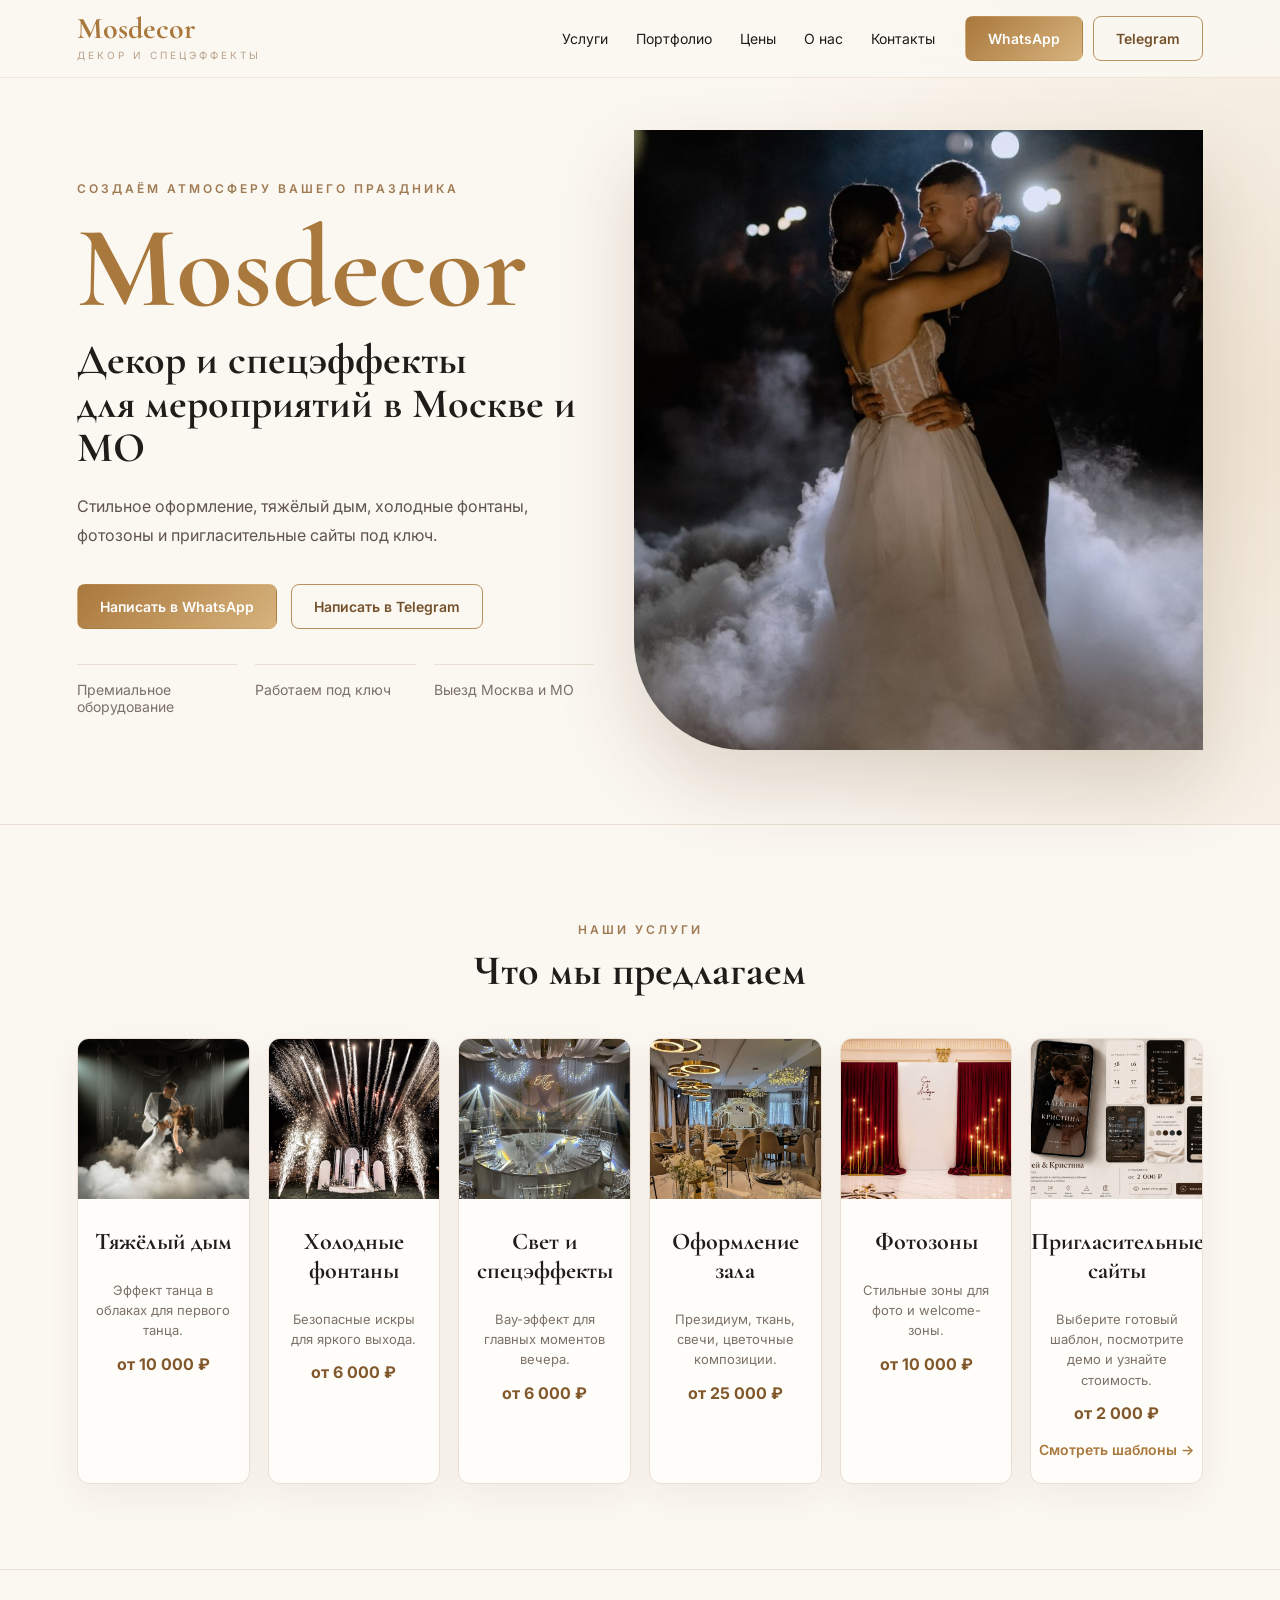
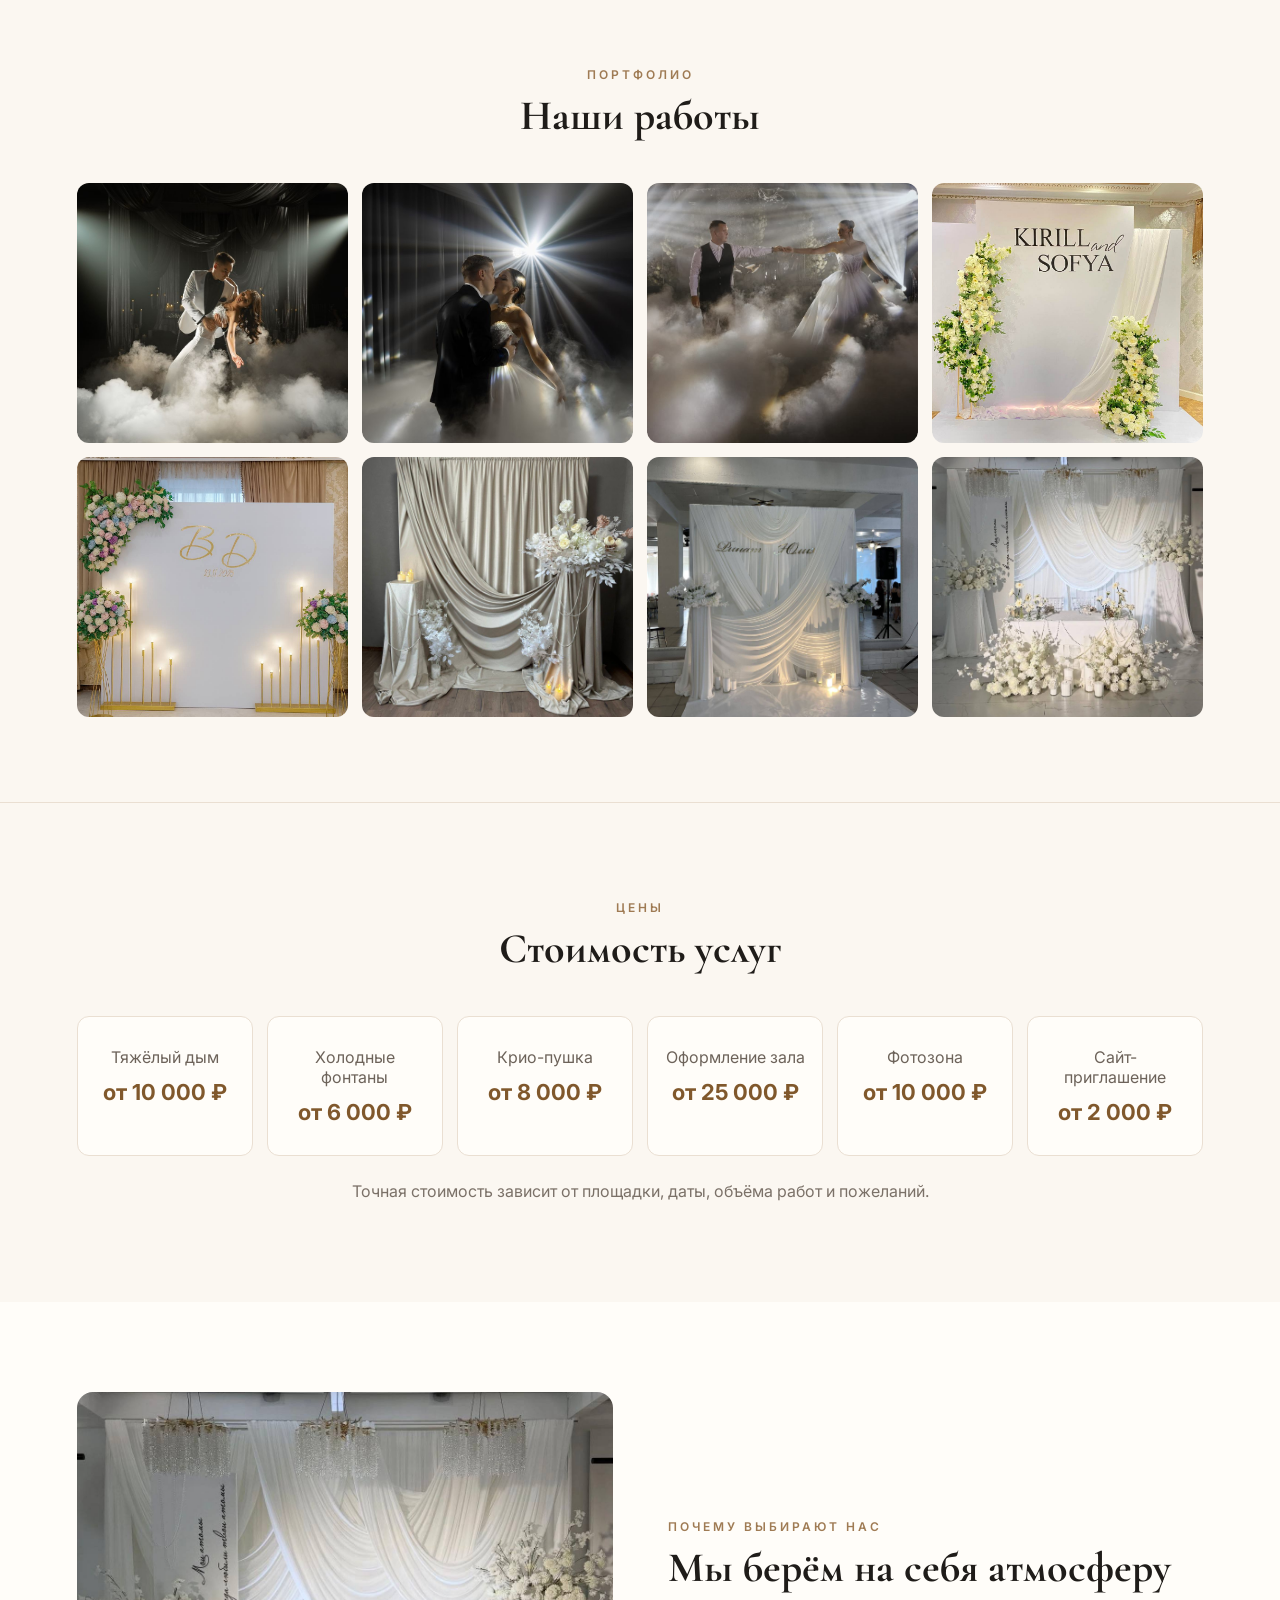
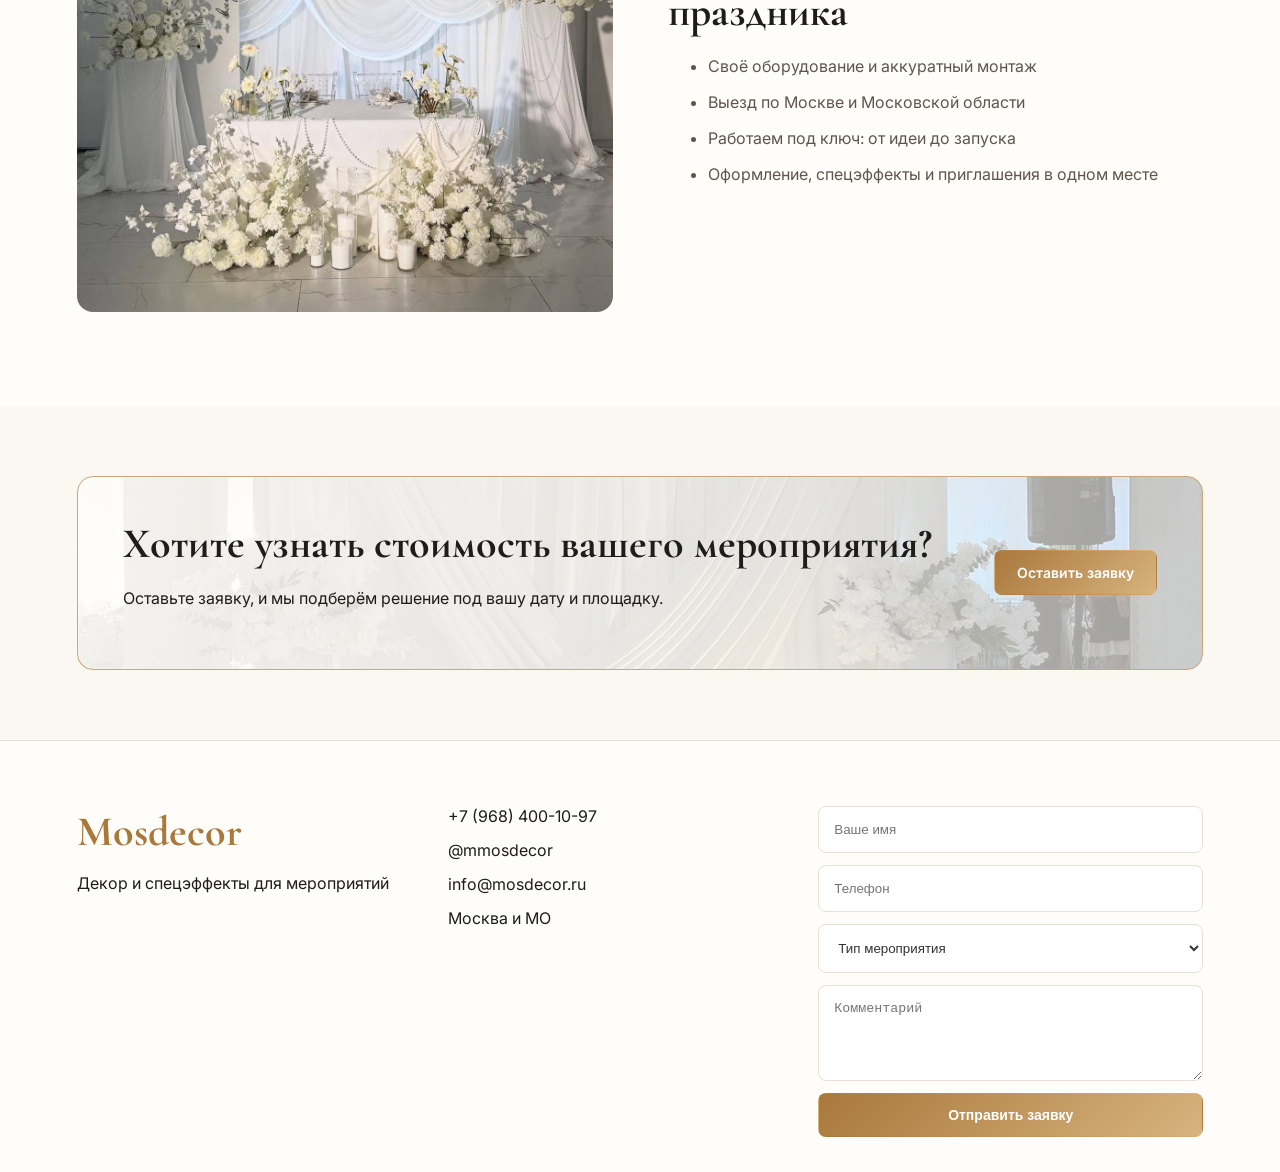
<file: index.html>
<!doctype html>
<html lang="ru">
<head>
  <meta charset="UTF-8" />
  <meta name="viewport" content="width=device-width, initial-scale=1.0" />
  <title>Mosdecor — декор и спецэффекты</title>
  <meta name="description" content="Mosdecor — декор и спецэффекты для свадеб и мероприятий в Москве и Московской области." />
  <link rel="preconnect" href="https://fonts.googleapis.com">
  <link rel="preconnect" href="https://fonts.gstatic.com" crossorigin>
  <link href="https://fonts.googleapis.com/css2?family=Cormorant+Garamond:wght@400;500;600;700&family=Inter:wght@300;400;500;600&display=swap" rel="stylesheet">
  <link rel="stylesheet" href="style.css" />
</head>
<body>
  <header class="header">
    <a href="#home" class="logo">Mosdecor<span>декор и спецэффекты</span></a>
    <nav class="nav">
      <a href="#services">Услуги</a>
      <a href="#portfolio">Портфолио</a>
      <a href="#prices">Цены</a>
      <a href="#about">О нас</a>
      <a href="#contacts">Контакты</a>
    </nav>
    <div class="header-actions">
      <a class="btn btn-light" href="https://wa.me/79684001097" target="_blank">WhatsApp</a>
      <a class="btn btn-line" href="https://t.me/mmosdecor" target="_blank">Telegram</a>
    </div>
    <button class="burger" aria-label="Меню"><span></span><span></span></button>
  </header>

  <main id="home">
    <section class="hero">
      <div class="hero-text reveal">
        <p class="eyebrow">создаём атмосферу вашего праздника</p>
        <h1>Mosdecor</h1>
        <h2>Декор и спецэффекты<br>для мероприятий в Москве и МО</h2>
        <p class="lead">Стильное оформление, тяжёлый дым, холодные фонтаны, фотозоны и пригласительные сайты под ключ.</p>
        <div class="hero-buttons">
          <a class="btn btn-gold" href="https://wa.me/79684001097" target="_blank">Написать в WhatsApp</a>
          <a class="btn btn-outline" href="https://t.me/mmosdecor" target="_blank">Написать в Telegram</a>
        </div>
        <div class="features">
          <div>Премиальное оборудование</div>
          <div>Работаем под ключ</div>
          <div>Выезд Москва и МО</div>
        </div>
      </div>
      <div class="hero-photo reveal">
        <img src="images/hero.jpg" alt="Тяжёлый дым на свадьбе">
      </div>
    </section>

    <section class="section" id="services">
      <div class="section-title">
        <p>наши услуги</p>
        <h2>Что мы предлагаем</h2>
      </div>
      <div class="services-grid">
        <article class="service-card"><img src="images/smoke-1.jpg" alt=""><h3>Тяжёлый дым</h3><p>Эффект танца в облаках для первого танца.</p><b>от 10 000 ₽</b></article>
        <article class="service-card"><img src="images/fontani.jpg" alt=""><h3>Холодные фонтаны</h3><p>Безопасные искры для яркого выхода.</p><b>от 6 000 ₽</b></article>
        <article class="service-card"><img src="images/svet.jpg" alt=""><h3>Свет и спецэффекты</h3><p>Вау-эффект для главных моментов вечера.</p><b>от 6 000 ₽</b></article>
        <article class="service-card"><img src="images/oform.jpg" alt=""><h3>Оформление зала</h3><p>Президиум, ткань, свечи, цветочные композиции.</p><b>от 25 000 ₽</b></article>
        <article class="service-card"><img src="images/zone.jpg" alt=""><h3>Фотозоны</h3><p>Стильные зоны для фото и welcome-зоны.</p><b>от 10 000 ₽</b></article>
        <a href="invitations.html" class="service-card service-card-link">
  <img src="images/gold-zone.jpg" alt="Каталог пригласительных сайтов">

  <h3>Пригласительные сайты</h3>

  <p>
    Выберите готовый шаблон, посмотрите демо
    и узнайте стоимость.
  </p>

  <b>от 2 000 ₽</b>

  <span class="service-more">
    Смотреть шаблоны →
  </span>
</a>
      </div>
    </section>

    <section class="section" id="portfolio">
      <div class="section-title"><p>портфолио</p><h2>Наши работы</h2></div>
      <div class="portfolio-grid">
        <img src="images/smoke-1.jpg" alt=""><img src="images/smoke-2.jpg" alt=""><img src="images/smoke-3.jpg" alt=""><img src="images/zone-1.jpg" alt=""><img src="images/zone-2.jpg" alt=""><img src="images/decor-1.jpg" alt=""><img src="images/decor-2.jpg" alt=""><img src="images/decor-3.jpg" alt="">
      </div>
    </section>

    <section class="section prices" id="prices">
      <div class="section-title"><p>цены</p><h2>Стоимость услуг</h2></div>
      <div class="price-grid">
        <div><span>Тяжёлый дым</span><b>от 10 000 ₽</b></div>
        <div><span>Холодные фонтаны</span><b>от 6 000 ₽</b></div>
        <div><span>Крио-пушка</span><b>от 8 000 ₽</b></div>
        <div><span>Оформление зала</span><b>от 25 000 ₽</b></div>
        <div><span>Фотозона</span><b>от 10 000 ₽</b></div>
        <div><span>Сайт-приглашение</span><b>от 2 000 ₽</b></div>
      </div>
      <p class="note">Точная стоимость зависит от площадки, даты, объёма работ и пожеланий.</p>
    </section>

    <section class="about" id="about">
      <div><img src="images/decor-3.jpg" alt="Оформление президиума"></div>
      <div class="about-text">
        <p class="eyebrow">почему выбирают нас</p>
        <h2>Мы берём на себя атмосферу праздника</h2>
        <ul>
          <li>Своё оборудование и аккуратный монтаж</li>
          <li>Выезд по Москве и Московской области</li>
          <li>Работаем под ключ: от идеи до запуска</li>
          <li>Оформление, спецэффекты и приглашения в одном месте</li>
        </ul>
      </div>
    </section>

    <section class="cta">
      <div><h2>Хотите узнать стоимость вашего мероприятия?</h2><p>Оставьте заявку, и мы подберём решение под вашу дату и площадку.</p></div>
      <a href="#contacts" class="btn btn-gold">Оставить заявку</a>
    </section>
  </main>

  <footer class="footer" id="contacts">
    <div class="footer-brand"><h2>Mosdecor</h2><p>Декор и спецэффекты для мероприятий</p></div>
    <div class="contacts">
      <a href="tel:+79684001097">+7 (968) 400-10-97</a>
      <a href="https://t.me/mmosdecor" target="_blank">@mmosdecor</a>
      <a href="mailto:info@mosdecor.ru">info@mosdecor.ru</a>
      <span>Москва и МО</span>
    </div>
    <form class="form">
      <input type="text" placeholder="Ваше имя">
      <input type="tel" placeholder="Телефон">
      <select><option>Тип мероприятия</option><option>Свадьба</option><option>Юбилей</option><option>Корпоратив</option></select>
      <textarea placeholder="Комментарий"></textarea>
      <button class="btn btn-gold" type="submit">Отправить заявку</button>
    </form>
  </footer>
  <script src="script.js"></script>
</body>
</html>
</file>
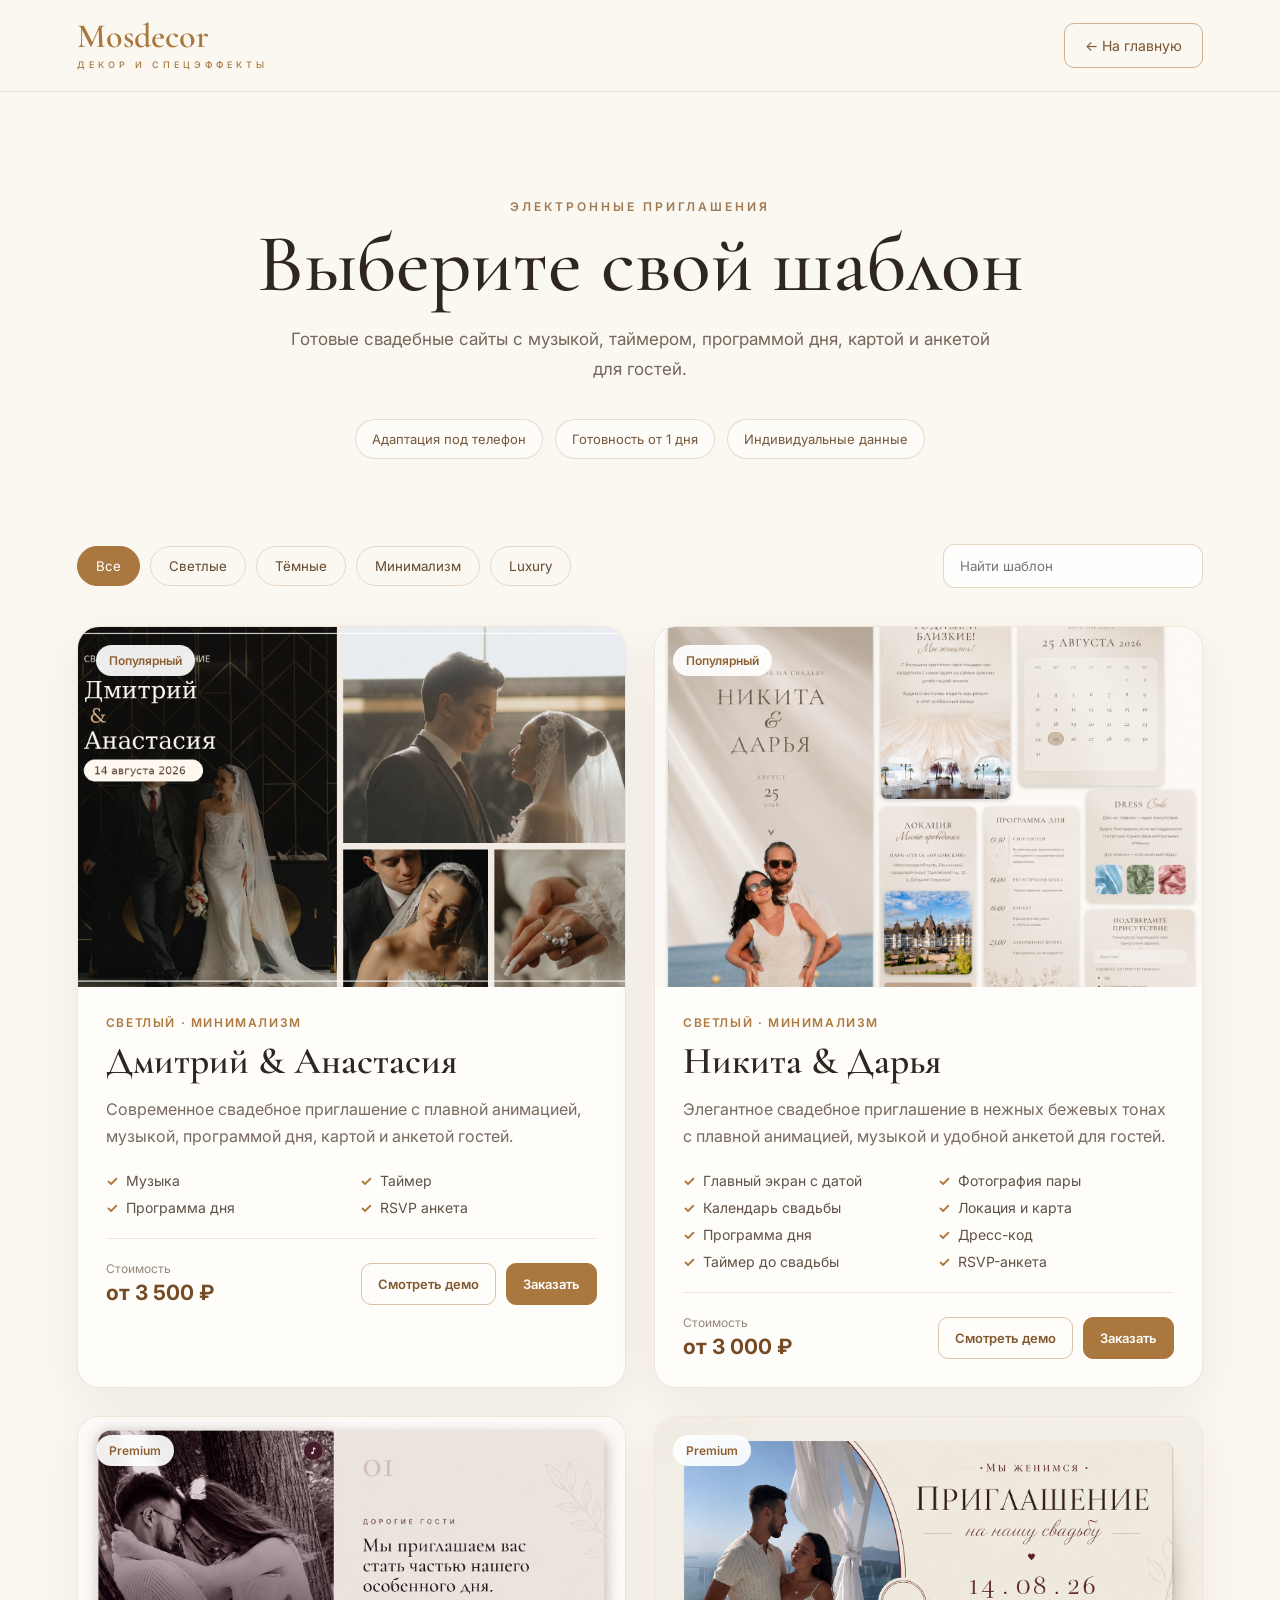
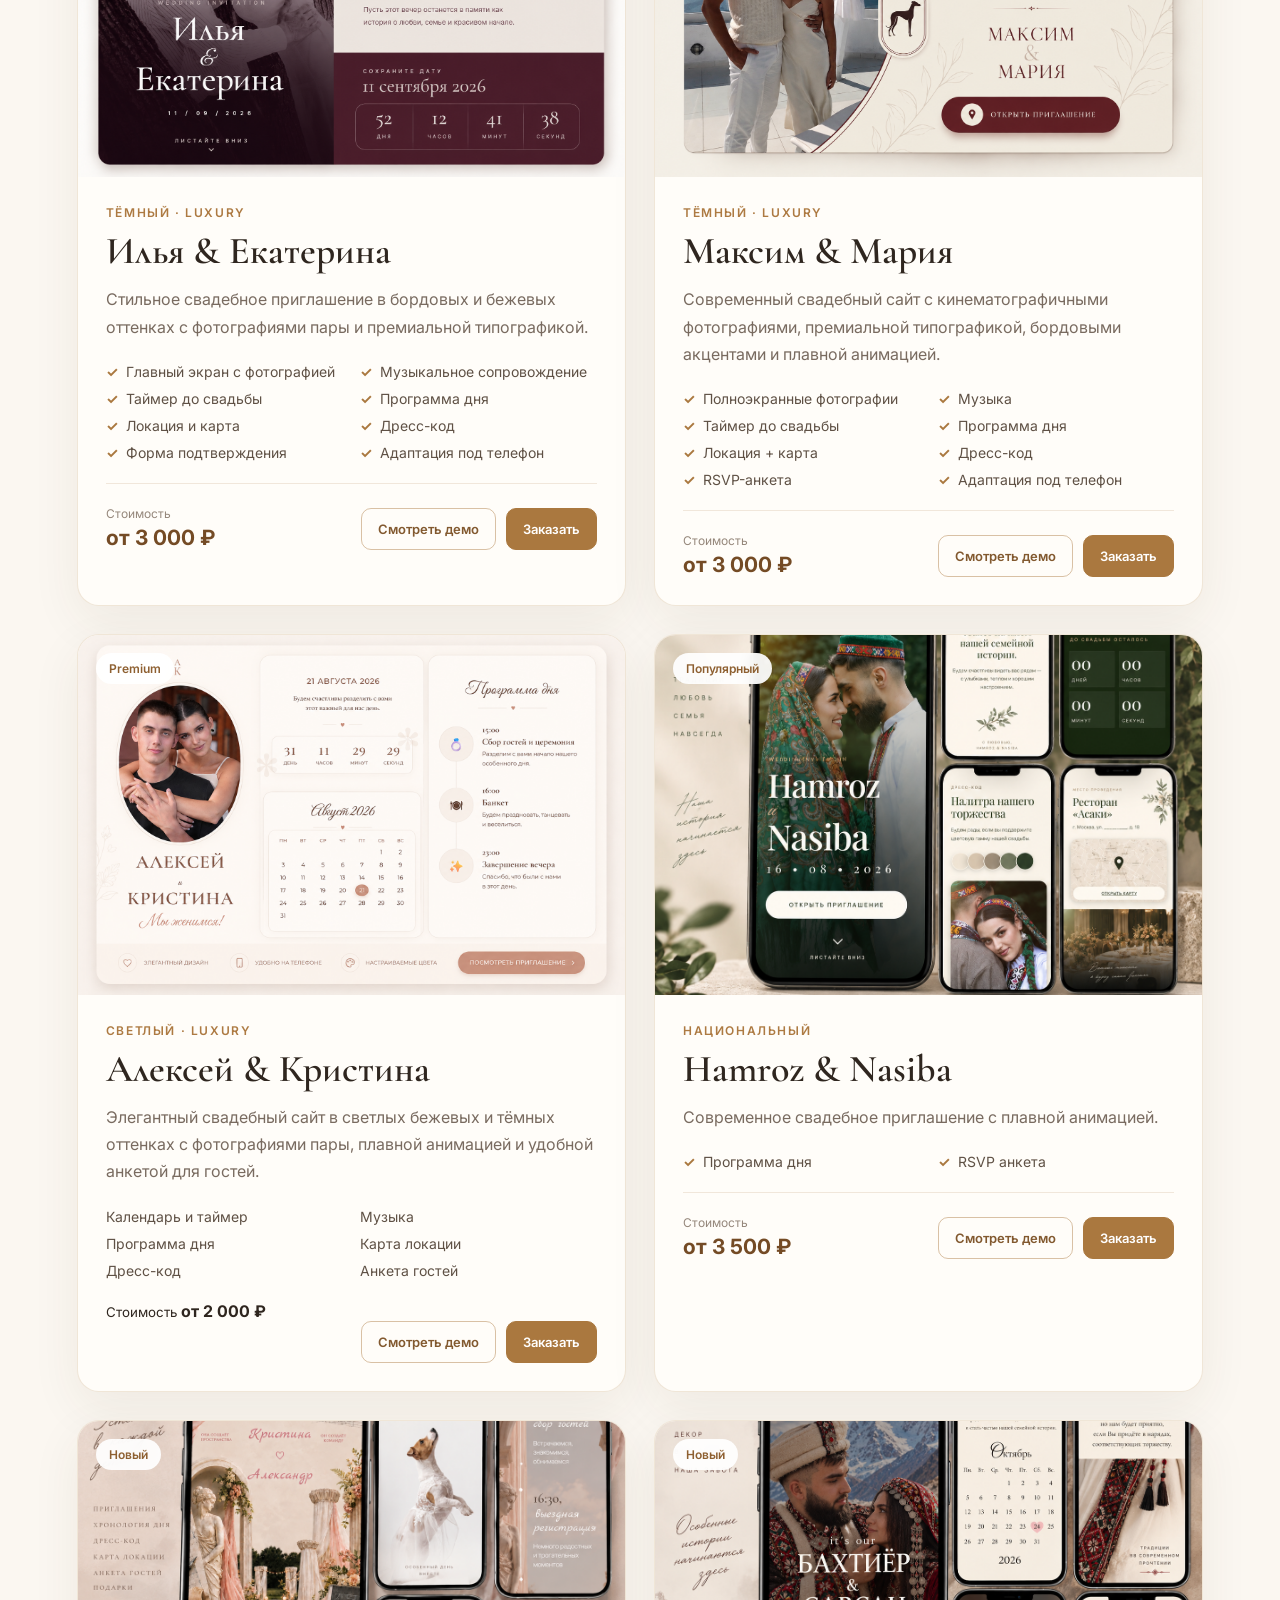
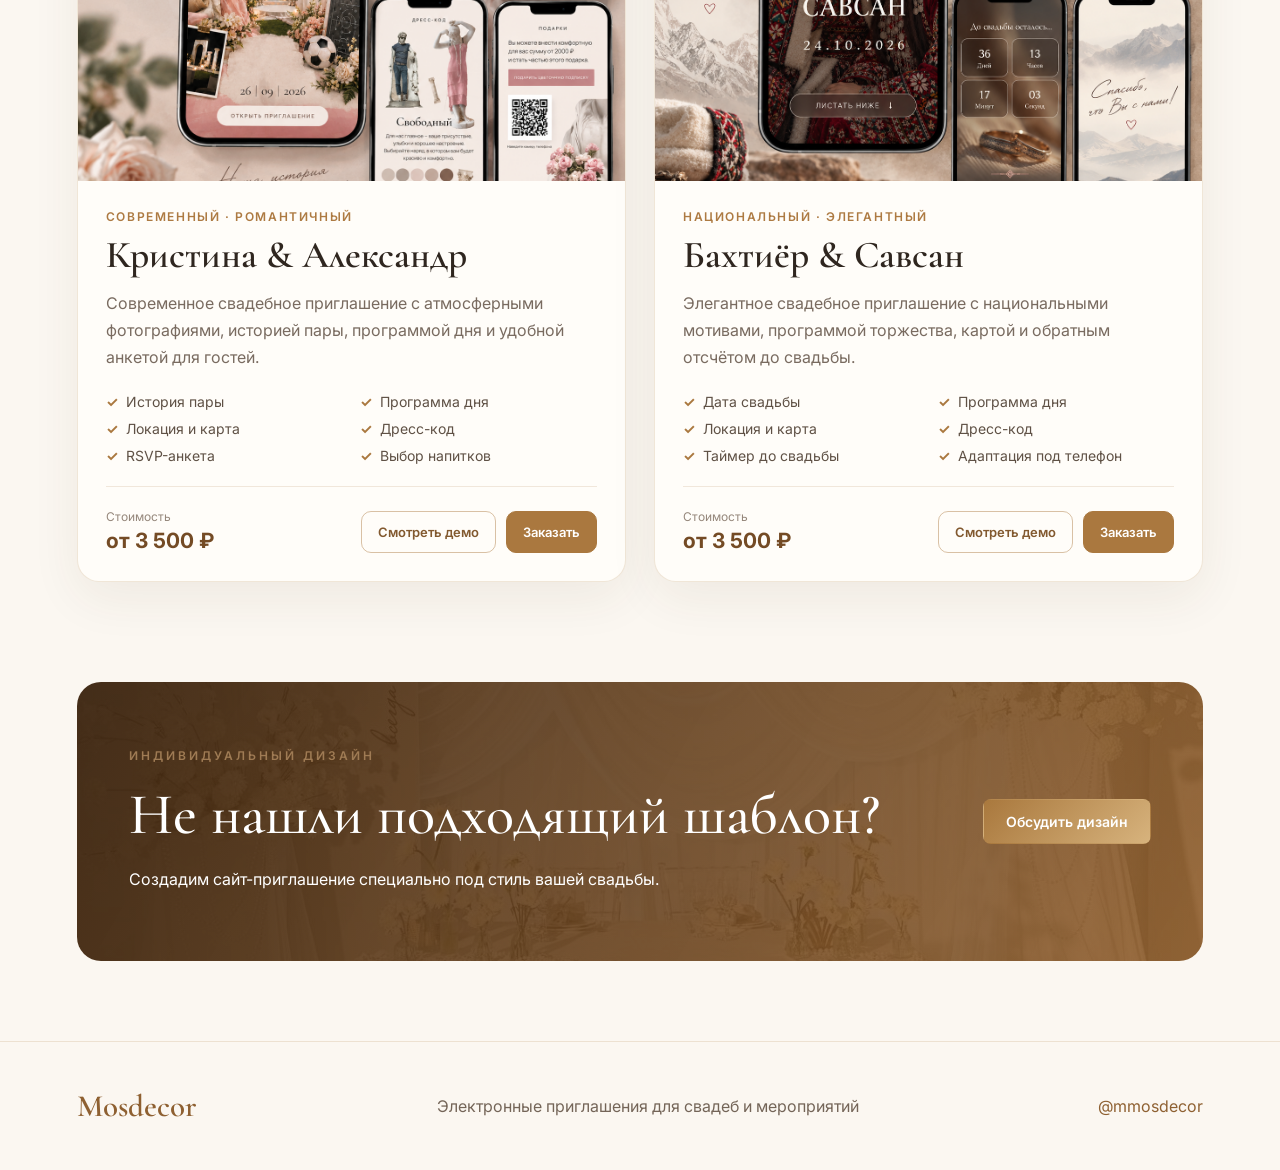
<file: invitations.html>
<!doctype html>
<html lang="ru">
<head>
  <meta charset="UTF-8">
  <meta name="viewport" content="width=device-width, initial-scale=1.0">

  <title>Каталог приглашений — Mosdecor</title>
  <meta
    name="description"
    content="Каталог электронных свадебных приглашений Mosdecor."
  >

  <link rel="preconnect" href="https://fonts.googleapis.com">
  <link rel="preconnect" href="https://fonts.gstatic.com" crossorigin>

  <link
    href="https://fonts.googleapis.com/css2?family=Cormorant+Garamond:wght@400;500;600;700&family=Inter:wght@300;400;500;600&display=swap"
    rel="stylesheet"
  >

  <link rel="stylesheet" href="style.css">
</head>

<body class="catalog-page">

  <header class="catalog-header">
    <a href="index.html" class="catalog-logo">
      Mosdecor
      <span>декор и спецэффекты</span>
    </a>

    <a href="index.html" class="catalog-back">
      ← На главную
    </a>
  </header>

  <main>

    <section class="catalog-hero">
      <p class="eyebrow">электронные приглашения</p>

      <h1>Выберите свой шаблон</h1>

      <p class="catalog-lead">
        Готовые свадебные сайты с музыкой, таймером,
        программой дня, картой и анкетой для гостей.
      </p>

      <div class="catalog-benefits">
        <span>Адаптация под телефон</span>
        <span>Готовность от 1 дня</span>
        <span>Индивидуальные данные</span>
      </div>
    </section>

    <section class="catalog-section">

      <div class="catalog-toolbar">

        <div class="catalog-filters">
          <button class="filter-btn active" data-filter="all">
            Все
          </button>

          <button class="filter-btn" data-filter="light">
            Светлые
          </button>

          <button class="filter-btn" data-filter="dark">
            Тёмные
          </button>

          <button class="filter-btn" data-filter="minimal">
            Минимализм
          </button>

          <button class="filter-btn" data-filter="luxury">
            Luxury
          </button>
        </div>

        <input
          type="search"
          id="catalogSearch"
          class="catalog-search"
          placeholder="Найти шаблон"
        >

      </div>

      <div class="templates-grid">

        <article
  class="template-card"
  data-category="light minimal"
  data-title="Дмитрий и Анастасия"
>
  <div class="template-preview">
    <img
      src="images/invite-1.jpg"
      alt="Дмитрий и Анастасия"
    >

    <span class="template-badge">
      Популярный
    </span>
  </div>

  <div class="template-content">

    <p class="template-style">
      Светлый · Минимализм
    </p>

    <h2>Дмитрий &amp; Анастасия</h2>

    <p class="template-description">
      Современное свадебное приглашение с плавной анимацией,
      музыкой, программой дня, картой и анкетой гостей.
    </p>

    <ul class="template-features">
      <li>Музыка</li>
      <li>Таймер</li>
      <li>Программа дня</li>
      <li>RSVP анкета</li>
    </ul>

    <div class="template-bottom">

      <div class="template-price">
        <span>Стоимость</span>
        <b>от 3 500 ₽</b>
      </div>

      <div class="template-actions">

        <a
          href="https://nekqadamovsino-spec.github.io/wedding-dmitriyanastasia/"
          target="_blank"
          class="template-btn template-btn-light"
        >
          Смотреть демо
        </a>

        <a
          href="https://t.me/mmosdecor?text=Здравствуйте!%20Хочу%20заказать%20шаблон%20Дмитрий%20и%20Анастасия"
          target="_blank"
          class="template-btn template-btn-gold"
        >
          Заказать
        </a>

      </div>

    </div>

  </div>
</article>

        <article
  class="template-card"
  data-category="light minimal"
  data-title="Никита и Дарья"
>
  <div class="template-preview">
    <img
      src="images/invite-2.jpg"
      alt="Никита и Дарья — свадебное приглашение"
    >

    <span class="template-badge">
      Популярный
    </span>
  </div>

  <div class="template-content">

    <p class="template-style">
      Светлый · Минимализм
    </p>

    <h2>Никита &amp; Дарья</h2>

    <p class="template-description">
      Элегантное свадебное приглашение в нежных бежевых тонах
      с плавной анимацией, музыкой и удобной анкетой для гостей.
    </p>

    <ul class="template-features">
      <li>Главный экран с датой</li>
      <li>Фотография пары</li>
      <li>Календарь свадьбы</li>
      <li>Локация и карта</li>
      <li>Программа дня</li>
      <li>Дресс-код</li>
      <li>Таймер до свадьбы</li>
      <li>RSVP-анкета</li>
    </ul>

    <div class="template-bottom">

      <div class="template-price">
        <span>Стоимость</span>
        <b>от 3 000 ₽</b>
      </div>

      <div class="template-actions">

        <a
          href="https://nekqadamovsino-spec.github.io/wedding-nikitadaria/"
          target="_blank"
          rel="noopener noreferrer"
          class="template-btn template-btn-light"
        >
          Смотреть демо
        </a>

        <a
          href="https://t.me/mmosdecor?text=Здравствуйте!%20Хочу%20заказать%20шаблон%20Никита%20и%20Дарья"
          target="_blank"
          rel="noopener noreferrer"
          class="template-btn template-btn-gold"
        >
          Заказать
        </a>

      </div>

    </div>

  </div>
</article>

        <article
  class="template-card"
  data-category="dark luxury"
  data-title="Илья и Екатерина"
>
  <div class="template-preview">
    <img
      src="images/invite-ilyakatya-preview.png"
      alt="Илья и Екатерина — свадебное приглашение"
    >

    <span class="template-badge">
      Premium
    </span>
  </div>

  <div class="template-content">

    <p class="template-style">
      Тёмный · Luxury
    </p>

    <h2>Илья &amp; Екатерина</h2>

    <p class="template-description">
      Стильное свадебное приглашение в бордовых и бежевых
      оттенках с фотографиями пары и премиальной типографикой.
    </p>

    <ul class="template-features">
      <li>Главный экран с фотографией</li>
      <li>Музыкальное сопровождение</li>
      <li>Таймер до свадьбы</li>
      <li>Программа дня</li>
      <li>Локация и карта</li>
      <li>Дресс-код</li>
      <li>Форма подтверждения</li>
      <li>Адаптация под телефон</li>
    </ul>

    <div class="template-bottom">

      <div class="template-price">
        <span>Стоимость</span>
        <b>от 3 000 ₽</b>
      </div>

      <div class="template-actions">

        <a
          href="https://nekqadamovsino-spec.github.io/wedding-ilyakatya/"
          target="_blank"
          rel="noopener noreferrer"
          class="template-btn template-btn-light"
        >
          Смотреть демо
        </a>

        <a
          href="https://t.me/mmosdecor?text=Здравствуйте!%20Хочу%20заказать%20шаблон%20Илья%20и%20Екатерина"
          target="_blank"
          rel="noopener noreferrer"
          class="template-btn template-btn-gold"
        >
          Заказать
        </a>

      </div>
    </div>
  </div>
</article>

       <article
  class="template-card"
  data-category="dark luxury"
  data-title="Максим и Мария"
>
    <div class="template-preview">
        <img
            src="images/invite-maksimmaria-preview.jpg"
            alt="Максим и Мария">

        <span class="template-badge">
            Premium
        </span>
    </div>

    <div class="template-content">

        <p class="template-style">
            Тёмный · Luxury
        </p>

        <h2>Максим &amp; Мария</h2>

        <p class="template-description">
            Современный свадебный сайт с кинематографичными фотографиями,
            премиальной типографикой, бордовыми акцентами и плавной анимацией.
        </p>

        <ul class="template-features">
            <li>Полноэкранные фотографии</li>
            <li>Музыка</li>
            <li>Таймер до свадьбы</li>
            <li>Программа дня</li>
            <li>Локация + карта</li>
            <li>Дресс-код</li>
            <li>RSVP-анкета</li>
            <li>Адаптация под телефон</li>
        </ul>

        <div class="template-bottom">

            <div class="template-price">
                <span>Стоимость</span>
                <b>от 3 000 ₽</b>
            </div>

            <div class="template-actions">

                <a
                    href="https://nekqadamovsino-spec.github.io/wedding-maksimmaria/"
                    target="_blank"
                    class="template-btn template-btn-light">
                    Смотреть демо
                </a>

                <a
                    href="https://t.me/mmosdecor?text=Здравствуйте! Хочу заказать шаблон Максим и Мария"
                    target="_blank"
                    class="template-btn template-btn-gold">
                    Заказать
                </a>

            </div>

        </div>

    </div>
</article>
<article
  class="template-card"
  data-category="light luxury"
  data-title="Алексей и Кристина"
>
  <div class="template-preview">
    <img
      src="images/invite-alekseykristina-preview.png"
      alt="Свадебный сайт Алексей и Кристина"
      loading="lazy"
    >

    <span class="template-badge">Premium</span>
  </div>

  <div class="template-content">
    <p class="template-style">Светлый · Luxury</p>

    <h2>Алексей &amp; Кристина</h2>

    <p class="template-description">
      Элегантный свадебный сайт в светлых бежевых и тёмных оттенках
      с фотографиями пары, плавной анимацией и удобной анкетой для гостей.
    </p>

    <div class="template-features">
      <span>Календарь и таймер</span>
      <span>Музыка</span>
      <span>Программа дня</span>
      <span>Карта локации</span>
      <span>Дресс-код</span>
      <span>Анкета гостей</span>
    </div>

    <div class="template-footer">
      <div class="template-price">
        <small>Стоимость</small>
        <strong>от 2 000 ₽</strong>
      </div>

      <div class="template-actions">
        <a
          href="https://nekqadamovsino-spec.github.io/wedding-alekseykristina/"
          target="_blank"
          rel="noopener noreferrer"
          class="template-btn template-btn-light"
        >
          Смотреть демо
        </a>

        <a
          href="https://t.me/mmosdecor?text=Здравствуйте!%20Хочу%20заказать%20свадебный%20сайт%20Алексей%20и%20Кристина"
          target="_blank"
          rel="noopener noreferrer"
          class="template-btn template-btn-gold"
        >
          Заказать
        </a>
      </div>
    </div>
  </div>
</article>
        <article
  class="template-card"
  data-category="light minimal"
  data-title="Hamroz и Nasiba"
>
  <div class="template-preview">
    <img
      src="images/hamroznasiba.jpg"
      alt="Hamroz и Nasiba"
    >

    <span class="template-badge">
      Популярный
    </span>
  </div>

  <div class="template-content">

    <p class="template-style">
      Национальный  
    </p>

    <h2>Hamroz &amp; Nasiba</h2>

    <p class="template-description">
      Современное свадебное приглашение с плавной анимацией.
    </p>

    <ul class="template-features">
      <li>Программа дня</li>
      <li>RSVP анкета</li>
    </ul>

    <div class="template-bottom">

      <div class="template-price">
        <span>Стоимость</span>
        <b>от 3 500 ₽</b>
      </div>

      <div class="template-actions">

        <a
          href="https://wedding-hamroznasiba.ru/"
          target="_blank"
          class="template-btn template-btn-light"
        >
          Смотреть демо
        </a>

        <a
          href="https://t.me/mmosdecor?text=Здравствуйте!%20Хочу%20заказать%20шаблон%20Дмитрий%20и%20Анастасия"
          target="_blank"
          class="template-btn template-btn-gold"
        >
          Заказать
        </a>

      </div>

    </div>

  </div>
</article>
        <!-- Кристина & Александр -->
<article
  class="template-card"
  data-category="light modern"
  data-title="Кристина и Александр"
>
  <div class="template-preview">
    <img
      src="images/sashakris.png"
      alt="Свадебный сайт Кристина и Александр"
      loading="lazy"
    >

    <span class="template-badge">Новый</span>
  </div>

  <div class="template-content">

    <p class="template-style">
      СОВРЕМЕННЫЙ · РОМАНТИЧНЫЙ
    </p>

    <h2>Кристина &amp; Александр</h2>

    <p class="template-description">
      Современное свадебное приглашение с атмосферными фотографиями,
      историей пары, программой дня и удобной анкетой для гостей.
    </p>

    <ul class="template-features">
      <li>История пары</li>
      <li>Программа дня</li>
      <li>Локация и карта</li>
      <li>Дресс-код</li>
      <li>RSVP-анкета</li>
      <li>Выбор напитков</li>
    </ul>

    <div class="template-bottom">

      <div class="template-price">
        <span>Стоимость</span>
        <b>от 3 500 ₽</b>
      </div>

      <div class="template-actions">

        <a
          href="https://nekqadamovsino-spec.github.io/wedding-aleksandrkristina1/"
          target="_blank"
          rel="noopener noreferrer"
          class="template-btn template-btn-light"
        >
          Смотреть демо
        </a>

        <a
          href="https://t.me/mmosdecor?text=Здравствуйте!%20Хочу%20заказать%20шаблон%20Кристина%20и%20Александр"
          target="_blank"
          rel="noopener noreferrer"
          class="template-btn template-btn-gold"
        >
          Заказать
        </a>

      </div>

    </div>

  </div>
</article>
        <!-- Бахтиёр & Савсан -->
<article
  class="template-card"
  data-category="light national"
  data-title="Бахтиёр и Савсан"
>
  <div class="template-preview">
    <img
      src="images/bakhasavsan.png"
      alt="Свадебный сайт Бахтиёр и Савсан"
      loading="lazy"
    >

    <span class="template-badge">Новый</span>
  </div>

  <div class="template-content">

    <p class="template-style">
      НАЦИОНАЛЬНЫЙ · ЭЛЕГАНТНЫЙ
    </p>

    <h2>Бахтиёр &amp; Савсан</h2>

    <p class="template-description">
      Элегантное свадебное приглашение с национальными мотивами,
      программой торжества, картой и обратным отсчётом до свадьбы.
    </p>

    <ul class="template-features">
      <li>Дата свадьбы</li>
      <li>Программа дня</li>
      <li>Локация и карта</li>
      <li>Дресс-код</li>
      <li>Таймер до свадьбы</li>
      <li>Адаптация под телефон</li>
    </ul>

    <div class="template-bottom">

      <div class="template-price">
        <span>Стоимость</span>
        <b>от 3 500 ₽</b>
      </div>

      <div class="template-actions">

        <a
          href="https://wedding-bakhtiyorsavsan.ru/"
          target="_blank"
          rel="noopener noreferrer"
          class="template-btn template-btn-light"
        >
          Смотреть демо
        </a>

        <a
          href="https://t.me/mmosdecor?text=Здравствуйте!%20Хочу%20заказать%20шаблон%20Бахтиёр%20и%20Савсан"
          target="_blank"
          rel="noopener noreferrer"
          class="template-btn template-btn-gold"
        >
          Заказать
        </a>

      </div>

    </div>

  </div>
</article>
      <p id="catalogEmpty" class="catalog-empty">
        По вашему запросу шаблоны не найдены.
      </p>

    </section>

    <section class="catalog-cta">
      <div>
        <p class="eyebrow">индивидуальный дизайн</p>

        <h2>Не нашли подходящий шаблон?</h2>

        <p>
          Создадим сайт-приглашение специально под стиль вашей свадьбы.
        </p>
      </div>

      <a
        href="https://t.me/mmosdecor"
        target="_blank"
        class="btn btn-gold"
      >
        Обсудить дизайн
      </a>
    </section>

  </main>

  <footer class="catalog-footer">
    <a href="index.html" class="catalog-footer-logo">
      Mosdecor
    </a>

    <p>
      Электронные приглашения для свадеб и мероприятий
    </p>

    <a href="https://t.me/mmosdecor" target="_blank">
      @mmosdecor
    </a>
  </footer>

  <script src="script.js"></script>
</body>
</html>
</file>
<file: style.css>
:root{--bg:#fbf7f1;--paper:#fffdf9;--text:#1f1c19;--muted:#7b7168;--gold:#a9783d;--gold2:#d7b37d;--line:#eadfD2}*{box-sizing:border-box}html{scroll-behavior:smooth}body{margin:0;background:var(--bg);color:var(--text);font-family:Inter,Arial,sans-serif}.header{position:fixed;z-index:20;top:0;left:0;right:0;height:78px;display:flex;align-items:center;gap:30px;padding:0 6%;background:rgba(251,247,241,.86);backdrop-filter:blur(18px);border-bottom:1px solid rgba(169,120,61,.14)}.logo{font-family:'Cormorant Garamond',serif;font-size:30px;color:var(--gold);text-decoration:none;font-weight:700;line-height:.8}.logo span{display:block;font:10px Inter,sans-serif;letter-spacing:3px;text-transform:uppercase;color:#b8a28b;margin-top:8px}.nav{margin-left:auto;display:flex;gap:28px}.nav a{color:var(--text);text-decoration:none;font-size:14px}.header-actions{display:flex;gap:10px}.btn{display:inline-flex;align-items:center;justify-content:center;border-radius:8px;padding:13px 22px;text-decoration:none;font-weight:600;font-size:14px;border:1px solid transparent;cursor:pointer}.btn-gold,.btn-light{background:linear-gradient(135deg,var(--gold),var(--gold2));color:white}.btn-outline,.btn-line{border-color:#b99162;color:#74512b;background:transparent}.burger{display:none}.hero{min-height:760px;display:grid;grid-template-columns:1fr 1.1fr;align-items:center;gap:40px;padding:130px 6% 70px;background:radial-gradient(circle at right,#efe3d2,transparent 45%)}.eyebrow,.section-title p{letter-spacing:3px;text-transform:uppercase;color:#9f7b54;font-size:12px;font-weight:600}.hero h1{font-family:'Cormorant Garamond',serif;font-size:116px;line-height:.82;margin:25px 0 22px;color:var(--gold)}.hero h2,.section-title h2,.about h2,.cta h2{font-family:'Cormorant Garamond',serif;font-size:42px;line-height:1.05;margin:0 0 22px}.lead{max-width:520px;color:#5f554d;line-height:1.8}.hero-buttons{display:flex;gap:14px;flex-wrap:wrap;margin:34px 0}.features{display:grid;grid-template-columns:repeat(3,1fr);gap:18px;max-width:660px;margin-top:35px}.features div{border-top:1px solid var(--line);padding-top:16px;color:#7b7168;font-size:14px}.hero-photo img{width:100%;height:620px;object-fit:cover;border-radius:0 0 0 110px;box-shadow:0 35px 80px rgba(91,61,30,.18)}.section{padding:85px 6%;border-top:1px solid var(--line)}.section-title{text-align:center;margin-bottom:45px}.services-grid{display:grid;grid-template-columns:repeat(6,1fr);gap:18px}.service-card{background:var(--paper);border:1px solid var(--line);border-radius:12px;text-align:center;overflow:hidden;padding-bottom:24px;box-shadow:0 12px 35px rgba(83,59,38,.06)}.service-card img{width:100%;height:160px;object-fit:cover}.service-card h3{font-family:'Cormorant Garamond',serif;font-size:24px}.service-card p{font-size:13px;line-height:1.55;color:var(--muted);padding:0 14px}.service-card b{color:#80582c}.portfolio-grid{display:grid;grid-template-columns:repeat(4,1fr);gap:14px}.portfolio-grid img{width:100%;height:260px;object-fit:cover;border-radius:12px}.price-grid{display:grid;grid-template-columns:repeat(6,1fr);gap:14px}.price-grid div{background:var(--paper);border:1px solid var(--line);border-radius:12px;text-align:center;padding:30px 15px}.price-grid span{display:block;color:#6d635a;margin-bottom:12px}.price-grid b{font-size:22px;color:#80582c}.note{text-align:center;color:var(--muted);margin-top:25px}.about{display:grid;grid-template-columns:1fr 1fr;gap:55px;align-items:center;padding:90px 6%;background:#fffdf9}.about img{width:100%;height:520px;object-fit:cover;border-radius:16px}.about li{margin:16px 0;color:#5f554d}.cta{margin:70px 6%;padding:45px;border:1px solid #cba779;border-radius:16px;background:linear-gradient(90deg,rgba(255,253,249,.94),rgba(255,253,249,.62)),url('images/decor-2.jpg') center/cover;display:flex;align-items:center;justify-content:space-between;gap:30px}.footer{padding:65px 6% 35px;display:grid;grid-template-columns:1fr 1fr 1.2fr;gap:50px;border-top:1px solid var(--line);background:#fffdf9}.footer h2{font-family:'Cormorant Garamond',serif;font-size:42px;color:var(--gold);margin:0}.contacts{display:flex;flex-direction:column;gap:14px}.contacts a{color:var(--text);text-decoration:none}.form{display:grid;gap:12px}.form input,.form select,.form textarea{width:100%;padding:15px;border:1px solid var(--line);border-radius:8px;background:#fff;color:#333}.form textarea{min-height:96px;resize:vertical}.reveal{opacity:0;transform:translateY(20px);transition:1s}.reveal.show{opacity:1;transform:none}@media(max-width:1000px){.nav,.header-actions{display:none}.burger{display:block;margin-left:auto;background:none;border:0}.burger span{display:block;width:28px;height:2px;background:#8c6a44;margin:6px}.hero{grid-template-columns:1fr;padding-top:110px}.hero h1{font-size:76px}.hero-photo img{height:500px;border-radius:18px}.services-grid,.price-grid{grid-template-columns:repeat(2,1fr)}.portfolio-grid{grid-template-columns:repeat(2,1fr)}.about,.footer{grid-template-columns:1fr}.cta{flex-direction:column;align-items:flex-start}.features{grid-template-columns:1fr}}@media(max-width:560px){.header{height:66px;padding:0 20px}.logo{font-size:25px}.hero{padding:95px 20px 50px}.hero h1{font-size:64px}.hero h2,.section-title h2,.about h2,.cta h2{font-size:34px}.hero-photo img{height:430px}.section,.about{padding:60px 20px}.services-grid,.price-grid,.portfolio-grid{grid-template-columns:1fr}.portfolio-grid img{height:330px}.footer{padding:50px 20px}.cta{margin:40px 20px;padding:28px}.btn{width:100%}}
.service-card-link {
  display: block;
  color: inherit;
  text-decoration: none;
  cursor: pointer;
  transition:
    transform 0.3s ease,
    box-shadow 0.3s ease;
}

.service-card-link:hover {
  transform: translateY(-8px);
  box-shadow: 0 18px 45px rgba(87, 59, 27, 0.16);
}

.service-more {
  display: inline-block;
  margin-top: 18px;
  color: #a9783d;
  font-size: 14px;
  font-weight: 600;
}
/* =========================
   КАТАЛОГ ПРИГЛАШЕНИЙ
========================= */

.catalog-page {
  background: #fbf7f1;
  color: #2f261f;
}

.catalog-header {
  min-height: 92px;
  padding: 18px 6%;
  display: flex;
  align-items: center;
  justify-content: space-between;
  gap: 20px;
  background: rgba(251, 247, 241, 0.94);
  border-bottom: 1px solid rgba(170, 122, 67, 0.18);
  position: sticky;
  top: 0;
  z-index: 100;
  backdrop-filter: blur(14px);
}

.catalog-logo {
  color: #aa783f;
  text-decoration: none;
  font-family: "Cormorant Garamond", serif;
  font-size: 34px;
  font-weight: 600;
  line-height: 0.9;
}

.catalog-logo span {
  display: block;
  margin-top: 8px;
  font-family: "Inter", sans-serif;
  font-size: 9px;
  font-weight: 500;
  letter-spacing: 4px;
  text-transform: uppercase;
}

.catalog-back {
  padding: 13px 20px;
  color: #7b5430;
  border: 1px solid rgba(170, 120, 63, 0.55);
  border-radius: 10px;
  text-decoration: none;
  font-size: 14px;
  transition: 0.25s ease;
}

.catalog-back:hover {
  background: #aa783f;
  color: #fff;
}

.catalog-hero {
  max-width: 900px;
  margin: 0 auto;
  padding: 95px 24px 65px;
  text-align: center;
}

.catalog-hero h1 {
  margin: 12px 0 20px;
  font-family: "Cormorant Garamond", serif;
  font-size: clamp(48px, 8vw, 82px);
  font-weight: 500;
  line-height: 0.95;
}

.catalog-lead {
  max-width: 700px;
  margin: 0 auto;
  color: #75675b;
  font-size: 17px;
  line-height: 1.8;
}

.catalog-benefits {
  margin-top: 34px;
  display: flex;
  justify-content: center;
  flex-wrap: wrap;
  gap: 12px;
}

.catalog-benefits span {
  padding: 11px 16px;
  border: 1px solid rgba(170, 120, 63, 0.25);
  border-radius: 999px;
  background: rgba(255, 255, 255, 0.6);
  color: #77583b;
  font-size: 13px;
}

.catalog-section {
  padding: 20px 6% 100px;
}

.catalog-toolbar {
  max-width: 1380px;
  margin: 0 auto 38px;
  display: flex;
  align-items: center;
  justify-content: space-between;
  gap: 20px;
}

.catalog-filters {
  display: flex;
  flex-wrap: wrap;
  gap: 10px;
}

.filter-btn {
  padding: 11px 18px;
  border: 1px solid rgba(170, 120, 63, 0.25);
  border-radius: 999px;
  background: transparent;
  color: #63492f;
  cursor: pointer;
  font-family: "Inter", sans-serif;
  transition: 0.25s ease;
}

.filter-btn:hover,
.filter-btn.active {
  background: #aa783f;
  border-color: #aa783f;
  color: #fff;
}

.catalog-search {
  width: min(100%, 260px);
  padding: 13px 16px;
  border: 1px solid rgba(170, 120, 63, 0.3);
  border-radius: 12px;
  outline: none;
  background: rgba(255, 255, 255, 0.8);
  font-family: "Inter", sans-serif;
}

.catalog-search:focus {
  border-color: #aa783f;
}

.templates-grid {
  max-width: 1380px;
  margin: 0 auto;
  display: grid;
  grid-template-columns: repeat(2, minmax(0, 1fr));
  gap: 28px;
}

.template-card {
  overflow: hidden;
  background: #fffdf9;
  border: 1px solid rgba(170, 120, 63, 0.18);
  border-radius: 22px;
  box-shadow: 0 16px 50px rgba(76, 50, 24, 0.07);
  transition:
    transform 0.3s ease,
    box-shadow 0.3s ease;
}

.template-card:hover {
  transform: translateY(-7px);
  box-shadow: 0 24px 65px rgba(76, 50, 24, 0.13);
}

.template-card.is-hidden {
  display: none;
}

.template-preview {
  height: 360px;
  position: relative;
  overflow: hidden;
  background: #eee5da;
}

.template-preview img,
.template-preview video {
  width: 100%;
  height: 100%;
  display: block;
  object-fit: cover;
  transition: transform 0.6s ease;
}

.template-card:hover .template-preview img,
.template-card:hover .template-preview video {
  transform: scale(1.035);
}

.template-badge {
  position: absolute;
  top: 18px;
  left: 18px;
  padding: 8px 13px;
  border-radius: 999px;
  background: rgba(255, 255, 255, 0.92);
  color: #8e6031;
  font-size: 12px;
  font-weight: 600;
  backdrop-filter: blur(8px);
}

.template-content {
  padding: 28px;
}

.template-style {
  margin: 0 0 8px;
  color: #ad7a42;
  font-size: 12px;
  font-weight: 600;
  letter-spacing: 1.6px;
  text-transform: uppercase;
}

.template-content h2 {
  margin: 0 0 12px;
  font-family: "Cormorant Garamond", serif;
  font-size: 38px;
  font-weight: 600;
}

.template-description {
  margin: 0;
  color: #796b60;
  line-height: 1.7;
}

.template-features {
  margin: 22px 0;
  padding: 0;
  display: grid;
  grid-template-columns: repeat(2, minmax(0, 1fr));
  gap: 10px 18px;
  list-style: none;
  color: #5f5145;
  font-size: 14px;
}

.template-features li::before {
  content: "✓";
  margin-right: 8px;
  color: #aa783f;
  font-weight: 700;
}

.template-bottom {
  padding-top: 22px;
  display: flex;
  align-items: flex-end;
  justify-content: space-between;
  gap: 20px;
  border-top: 1px solid rgba(170, 120, 63, 0.16);
}

.template-price span {
  display: block;
  margin-bottom: 4px;
  color: #95877b;
  font-size: 12px;
}

.template-price b {
  color: #744b25;
  font-size: 21px;
}

.template-actions {
  display: flex;
  flex-wrap: wrap;
  justify-content: flex-end;
  gap: 10px;
}

.template-btn {
  padding: 12px 16px;
  border-radius: 10px;
  text-decoration: none;
  font-size: 13px;
  font-weight: 600;
  transition: 0.25s ease;
}

.template-btn-light {
  color: #82592f;
  border: 1px solid rgba(170, 120, 63, 0.45);
}

.template-btn-light:hover {
  background: #f6ede2;
}

.template-btn-gold {
  background: #aa783f;
  color: #fff;
  border: 1px solid #aa783f;
}

.template-btn-gold:hover {
  background: #8e6031;
  border-color: #8e6031;
}

.catalog-empty {
  display: none;
  max-width: 1380px;
  margin: 50px auto 0;
  padding: 45px 20px;
  text-align: center;
  border: 1px dashed rgba(170, 120, 63, 0.35);
  border-radius: 18px;
  color: #7c6c5f;
}

.catalog-empty.show {
  display: block;
}

.catalog-cta {
  margin: 0 6% 80px;
  padding: 52px;
  display: flex;
  align-items: center;
  justify-content: space-between;
  gap: 30px;
  border-radius: 24px;
  background:
    linear-gradient(
      120deg,
      rgba(64, 39, 17, 0.92),
      rgba(148, 98, 47, 0.88)
    ),
    url("images/decor-3.jpg") center / cover;
  color: #fff;
}

.catalog-cta h2 {
  margin: 10px 0;
  font-family: "Cormorant Garamond", serif;
  font-size: clamp(38px, 5vw, 58px);
  font-weight: 500;
}

.catalog-cta p {
  max-width: 650px;
  line-height: 1.7;
}

.catalog-footer {
  padding: 38px 6%;
  display: flex;
  align-items: center;
  justify-content: space-between;
  gap: 22px;
  border-top: 1px solid rgba(170, 120, 63, 0.18);
  color: #746558;
}

.catalog-footer a {
  color: #8e6031;
  text-decoration: none;
}

.catalog-footer-logo {
  font-family: "Cormorant Garamond", serif;
  font-size: 31px;
  font-weight: 600;
}

@media (max-width: 900px) {
  .templates-grid {
    grid-template-columns: 1fr;
  }

  .catalog-toolbar {
    align-items: stretch;
    flex-direction: column;
  }

  .catalog-search {
    width: 100%;
  }

  .catalog-cta {
    align-items: flex-start;
    flex-direction: column;
  }
}

@media (max-width: 600px) {
  .catalog-header {
    min-height: 76px;
    padding: 14px 18px;
  }

  .catalog-logo {
    font-size: 27px;
  }

  .catalog-logo span {
    letter-spacing: 2px;
    font-size: 7px;
  }

  .catalog-back {
    padding: 10px 12px;
    font-size: 12px;
  }

  .catalog-hero {
    padding: 70px 18px 45px;
  }

  .catalog-section {
    padding: 10px 16px 70px;
  }

  .catalog-filters {
    flex-wrap: nowrap;
    overflow-x: auto;
    padding-bottom: 6px;
  }

  .filter-btn {
    flex: 0 0 auto;
  }

  .template-preview {
    height: 300px;
  }

  .template-content {
    padding: 22px 18px;
  }

  .template-content h2 {
    font-size: 32px;
  }

  .template-features {
    grid-template-columns: 1fr;
  }

  .template-bottom {
    align-items: stretch;
    flex-direction: column;
  }

  .template-actions {
    justify-content: stretch;
  }

  .template-btn {
    flex: 1;
    text-align: center;
  }

  .catalog-cta {
    margin: 0 16px 60px;
    padding: 34px 22px;
  }

  .catalog-footer {
    align-items: flex-start;
    flex-direction: column;
  }
}
@media (max-width: 768px) {

  .nav {
    display: none;
    position: absolute;
    top: 100%;
    left: 0;
    width: 100%;
    background: #f8f3eb;
    padding: 25px;
    flex-direction: column;
    gap: 20px;
    z-index: 9999;
    box-shadow: 0 10px 30px rgba(0,0,0,.08);
  }

  .nav.active {
    display: flex;
  }

  .nav a {
    display: block;
    font-size: 18px;
    text-decoration: none;
  }

  .burger {
    cursor: pointer;
    position: relative;
    z-index: 10000;
  }

  .burger span {
    transition: .3s;
  }

  .burger.active span:first-child {
    transform: translateY(4px) rotate(45deg);
  }

  .burger.active span:last-child {
    transform: translateY(-4px) rotate(-45deg);
  }
}
</file>
